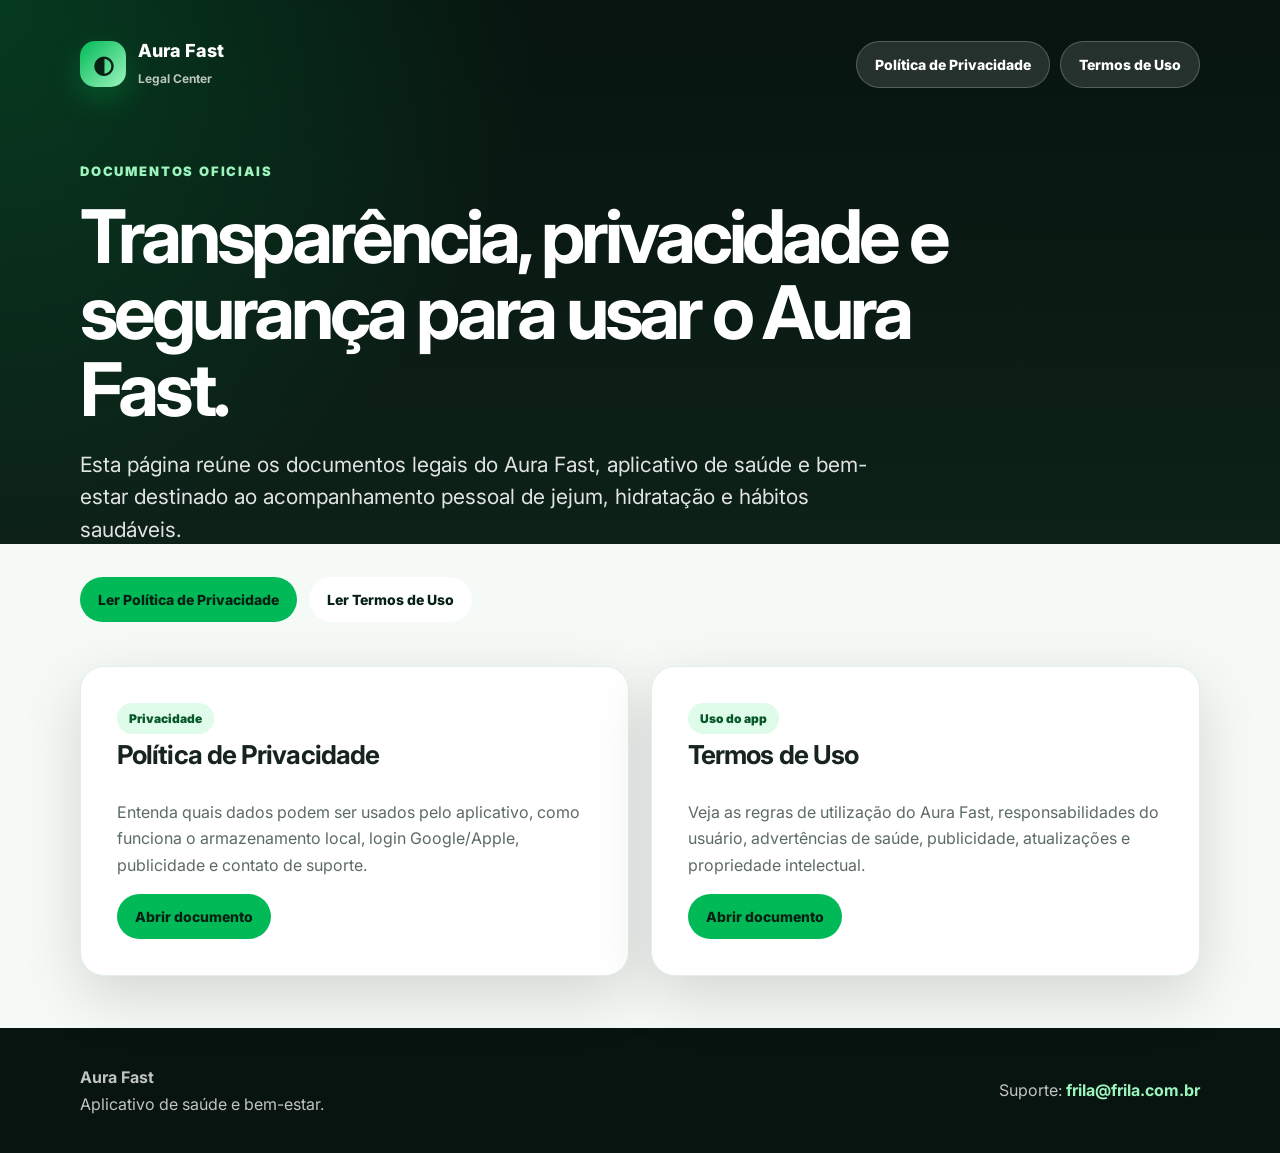
<file: index.html>
<!doctype html><html lang="pt-BR"><head><meta charset="utf-8"><meta name="viewport" content="width=device-width, initial-scale=1"><title>Aura Fast | Documentos Legais</title><meta name="description" content="Central de documentos legais do aplicativo Aura Fast."><link rel="preconnect" href="https://fonts.googleapis.com"><link rel="preconnect" href="https://fonts.gstatic.com" crossorigin><link href="https://fonts.googleapis.com/css2?family=Inter:wght@400;600;700;800;900&display=swap" rel="stylesheet"><link rel="stylesheet" href="styles.css"></head><body><header class="header"><div class="container"><nav class="navbar" aria-label="Navegação principal"><a class="brand" href="index.html" aria-label="Aura Fast - início"><span class="logo" aria-hidden="true">◐</span><span><span class="brand-title">Aura Fast</span><br><span class="brand-subtitle">Legal Center</span></span></a><div class="nav-actions"><a href="privacy-policy.html">Política de Privacidade</a><a href="terms-of-use.html">Termos de Uso</a></div></nav><section class="hero"><div class="eyebrow">Documentos oficiais</div><h1>Transparência, privacidade e segurança para usar o Aura Fast.</h1><p>Esta página reúne os documentos legais do Aura Fast, aplicativo de saúde e bem-estar destinado ao acompanhamento pessoal de jejum, hidratação e hábitos saudáveis.</p><div class="hero-actions"><a class="button primary" href="privacy-policy.html">Ler Política de Privacidade</a><a class="button secondary" href="terms-of-use.html">Ler Termos de Uso</a></div></section></div></header><main class="container"><section class="grid" aria-label="Documentos"><article class="card"><span class="badge">Privacidade</span><h2>Política de Privacidade</h2><p>Entenda quais dados podem ser usados pelo aplicativo, como funciona o armazenamento local, login Google/Apple, publicidade e contato de suporte.</p><a class="button primary" href="privacy-policy.html">Abrir documento</a></article><article class="card"><span class="badge">Uso do app</span><h2>Termos de Uso</h2><p>Veja as regras de utilização do Aura Fast, responsabilidades do usuário, advertências de saúde, publicidade, atualizações e propriedade intelectual.</p><a class="button primary" href="terms-of-use.html">Abrir documento</a></article></section></main><footer class="footer"><div class="container footer-inner"><div><strong>Aura Fast</strong><br>Aplicativo de saúde e bem-estar.</div><div>Suporte: <a href="mailto:frila@frila.com.br">frila@frila.com.br</a></div></div></footer></body></html>
</file>
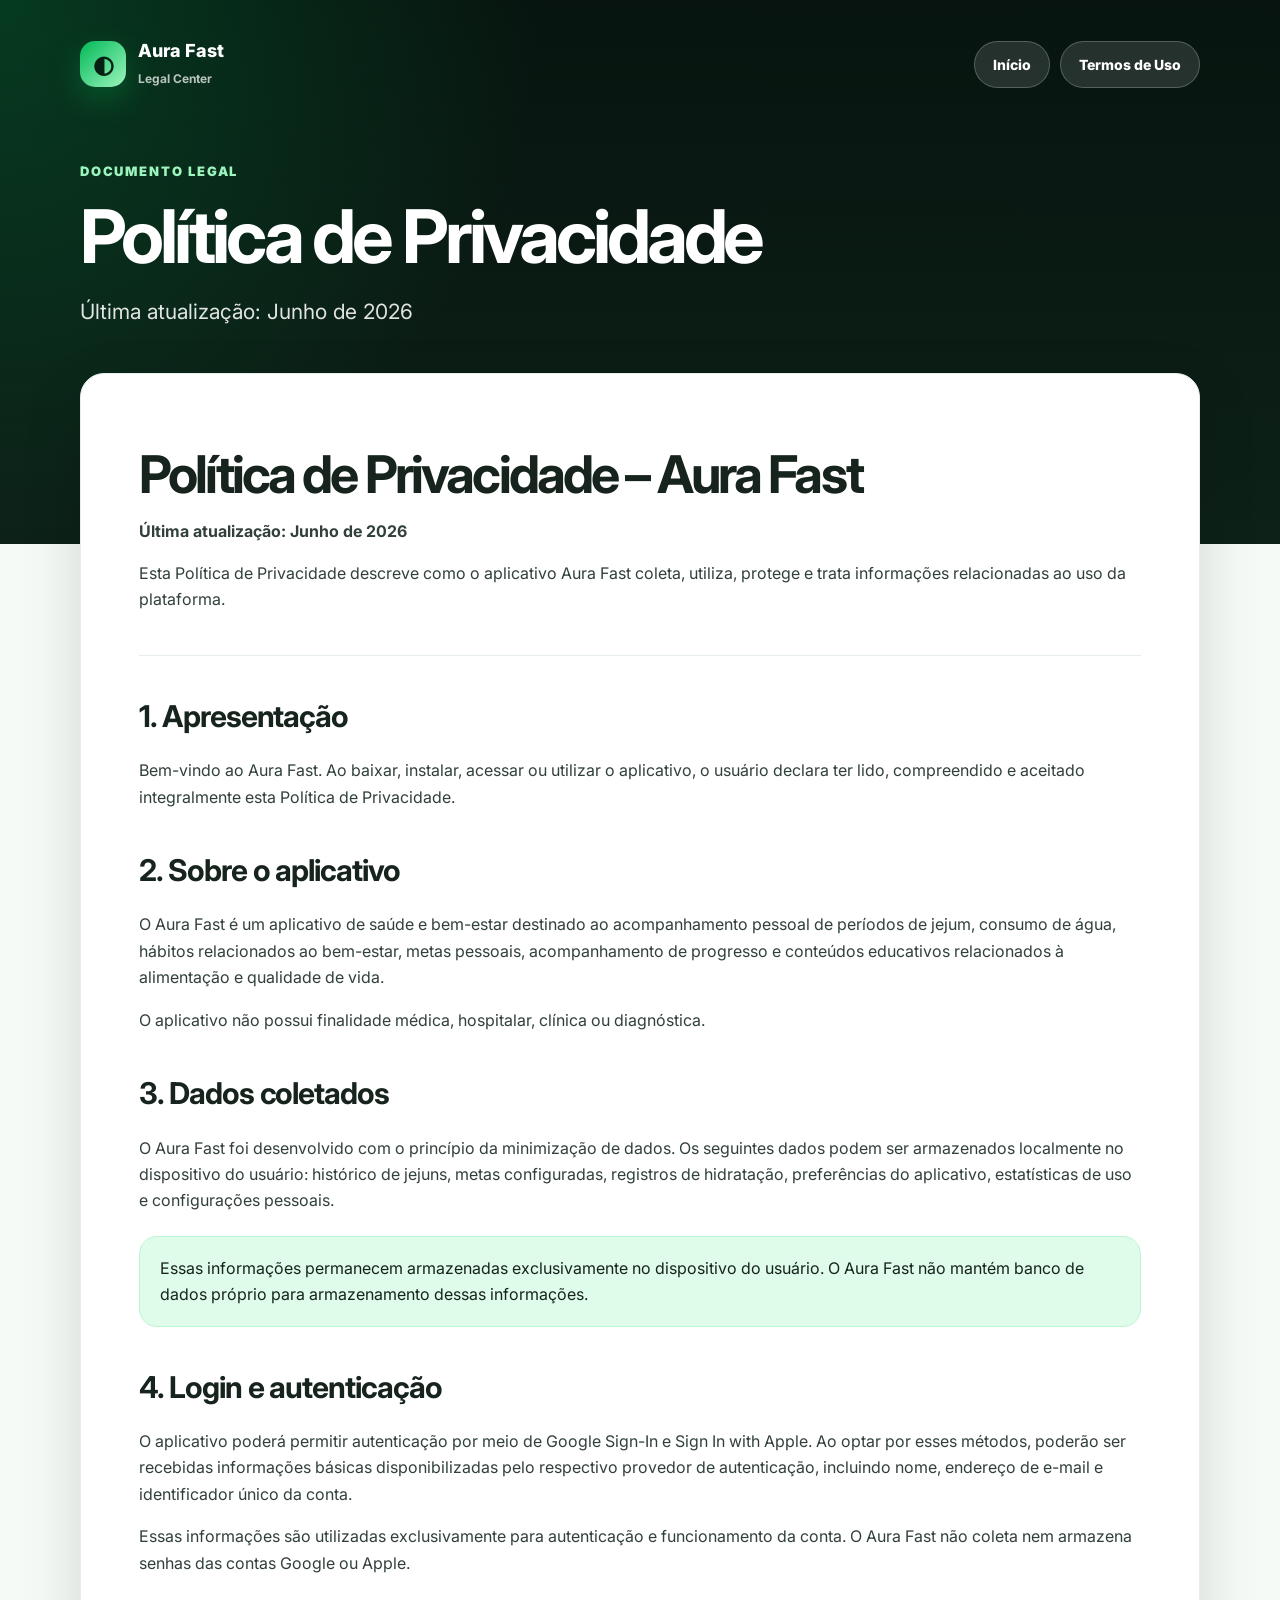
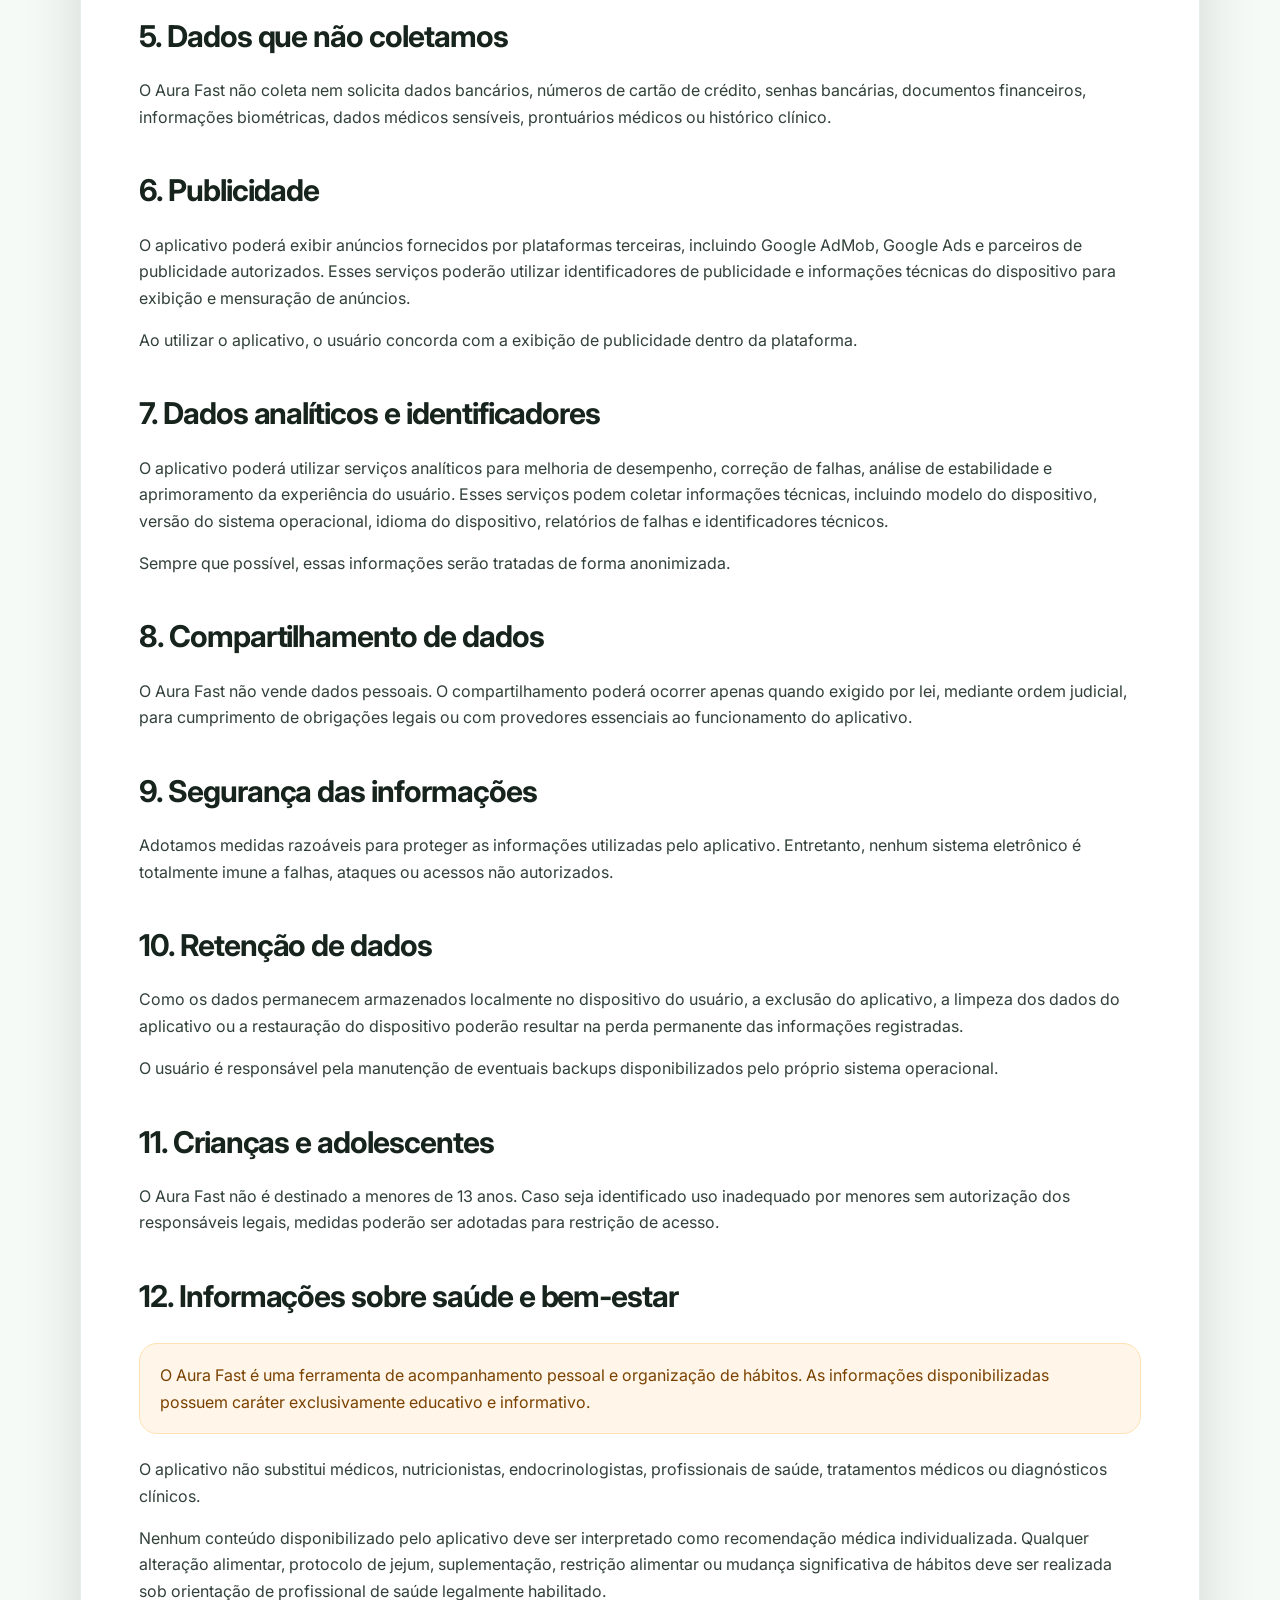
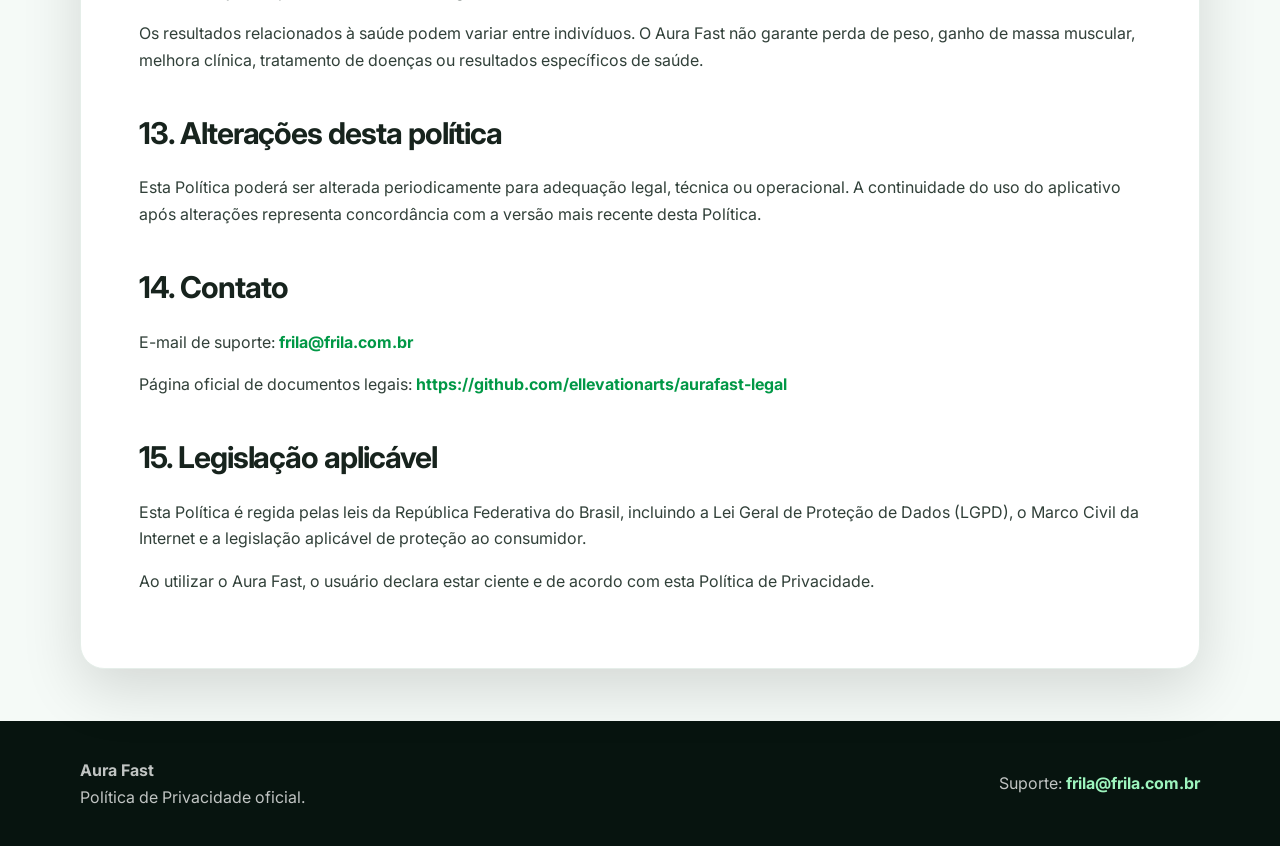
<file: privacy-policy.html>
<!doctype html><html lang="pt-BR"><head><meta charset="utf-8"><meta name="viewport" content="width=device-width, initial-scale=1"><title>Política de Privacidade | Aura Fast</title><meta name="description" content="Política de Privacidade oficial do aplicativo Aura Fast."><link rel="preconnect" href="https://fonts.googleapis.com"><link rel="preconnect" href="https://fonts.gstatic.com" crossorigin><link href="https://fonts.googleapis.com/css2?family=Inter:wght@400;600;700;800;900&display=swap" rel="stylesheet"><link rel="stylesheet" href="styles.css"></head><body><header class="header"><div class="container"><nav class="navbar" aria-label="Navegação principal"><a class="brand" href="index.html" aria-label="Aura Fast - início"><span class="logo" aria-hidden="true">◐</span><span><span class="brand-title">Aura Fast</span><br><span class="brand-subtitle">Legal Center</span></span></a><div class="nav-actions"><a href="index.html">Início</a><a href="terms-of-use.html">Termos de Uso</a></div></nav><section class="hero"><div class="eyebrow">Documento legal</div><h1>Política de Privacidade</h1><p>Última atualização: Junho de 2026</p></section></div></header><main class="container"><article class="doc"><div class="doc-header"><h1>Política de Privacidade – Aura Fast</h1><p class="meta">Última atualização: Junho de 2026</p><p>Esta Política de Privacidade descreve como o aplicativo Aura Fast coleta, utiliza, protege e trata informações relacionadas ao uso da plataforma.</p></div>
<h2>1. Apresentação</h2><p>Bem-vindo ao Aura Fast. Ao baixar, instalar, acessar ou utilizar o aplicativo, o usuário declara ter lido, compreendido e aceitado integralmente esta Política de Privacidade.</p>
<h2>2. Sobre o aplicativo</h2><p>O Aura Fast é um aplicativo de saúde e bem-estar destinado ao acompanhamento pessoal de períodos de jejum, consumo de água, hábitos relacionados ao bem-estar, metas pessoais, acompanhamento de progresso e conteúdos educativos relacionados à alimentação e qualidade de vida.</p><p>O aplicativo não possui finalidade médica, hospitalar, clínica ou diagnóstica.</p>
<h2>3. Dados coletados</h2><p>O Aura Fast foi desenvolvido com o princípio da minimização de dados. Os seguintes dados podem ser armazenados localmente no dispositivo do usuário: histórico de jejuns, metas configuradas, registros de hidratação, preferências do aplicativo, estatísticas de uso e configurações pessoais.</p><div class="info">Essas informações permanecem armazenadas exclusivamente no dispositivo do usuário. O Aura Fast não mantém banco de dados próprio para armazenamento dessas informações.</div>
<h2>4. Login e autenticação</h2><p>O aplicativo poderá permitir autenticação por meio de Google Sign-In e Sign In with Apple. Ao optar por esses métodos, poderão ser recebidas informações básicas disponibilizadas pelo respectivo provedor de autenticação, incluindo nome, endereço de e-mail e identificador único da conta.</p><p>Essas informações são utilizadas exclusivamente para autenticação e funcionamento da conta. O Aura Fast não coleta nem armazena senhas das contas Google ou Apple.</p>
<h2>5. Dados que não coletamos</h2><p>O Aura Fast não coleta nem solicita dados bancários, números de cartão de crédito, senhas bancárias, documentos financeiros, informações biométricas, dados médicos sensíveis, prontuários médicos ou histórico clínico.</p>
<h2>6. Publicidade</h2><p>O aplicativo poderá exibir anúncios fornecidos por plataformas terceiras, incluindo Google AdMob, Google Ads e parceiros de publicidade autorizados. Esses serviços poderão utilizar identificadores de publicidade e informações técnicas do dispositivo para exibição e mensuração de anúncios.</p><p>Ao utilizar o aplicativo, o usuário concorda com a exibição de publicidade dentro da plataforma.</p>
<h2>7. Dados analíticos e identificadores</h2><p>O aplicativo poderá utilizar serviços analíticos para melhoria de desempenho, correção de falhas, análise de estabilidade e aprimoramento da experiência do usuário. Esses serviços podem coletar informações técnicas, incluindo modelo do dispositivo, versão do sistema operacional, idioma do dispositivo, relatórios de falhas e identificadores técnicos.</p><p>Sempre que possível, essas informações serão tratadas de forma anonimizada.</p>
<h2>8. Compartilhamento de dados</h2><p>O Aura Fast não vende dados pessoais. O compartilhamento poderá ocorrer apenas quando exigido por lei, mediante ordem judicial, para cumprimento de obrigações legais ou com provedores essenciais ao funcionamento do aplicativo.</p>
<h2>9. Segurança das informações</h2><p>Adotamos medidas razoáveis para proteger as informações utilizadas pelo aplicativo. Entretanto, nenhum sistema eletrônico é totalmente imune a falhas, ataques ou acessos não autorizados.</p>
<h2>10. Retenção de dados</h2><p>Como os dados permanecem armazenados localmente no dispositivo do usuário, a exclusão do aplicativo, a limpeza dos dados do aplicativo ou a restauração do dispositivo poderão resultar na perda permanente das informações registradas.</p><p>O usuário é responsável pela manutenção de eventuais backups disponibilizados pelo próprio sistema operacional.</p>
<h2>11. Crianças e adolescentes</h2><p>O Aura Fast não é destinado a menores de 13 anos. Caso seja identificado uso inadequado por menores sem autorização dos responsáveis legais, medidas poderão ser adotadas para restrição de acesso.</p>
<h2>12. Informações sobre saúde e bem-estar</h2><div class="notice">O Aura Fast é uma ferramenta de acompanhamento pessoal e organização de hábitos. As informações disponibilizadas possuem caráter exclusivamente educativo e informativo.</div><p>O aplicativo não substitui médicos, nutricionistas, endocrinologistas, profissionais de saúde, tratamentos médicos ou diagnósticos clínicos.</p><p>Nenhum conteúdo disponibilizado pelo aplicativo deve ser interpretado como recomendação médica individualizada. Qualquer alteração alimentar, protocolo de jejum, suplementação, restrição alimentar ou mudança significativa de hábitos deve ser realizada sob orientação de profissional de saúde legalmente habilitado.</p><p>Os resultados relacionados à saúde podem variar entre indivíduos. O Aura Fast não garante perda de peso, ganho de massa muscular, melhora clínica, tratamento de doenças ou resultados específicos de saúde.</p>
<h2>13. Alterações desta política</h2><p>Esta Política poderá ser alterada periodicamente para adequação legal, técnica ou operacional. A continuidade do uso do aplicativo após alterações representa concordância com a versão mais recente desta Política.</p>
<h2>14. Contato</h2><p>E-mail de suporte: <a href="mailto:frila@frila.com.br">frila@frila.com.br</a></p><p>Página oficial de documentos legais: <a href="https://github.com/ellevationarts/aurafast-legal">https://github.com/ellevationarts/aurafast-legal</a></p>
<h2>15. Legislação aplicável</h2><p>Esta Política é regida pelas leis da República Federativa do Brasil, incluindo a Lei Geral de Proteção de Dados (LGPD), o Marco Civil da Internet e a legislação aplicável de proteção ao consumidor.</p><p>Ao utilizar o Aura Fast, o usuário declara estar ciente e de acordo com esta Política de Privacidade.</p></article></main><footer class="footer"><div class="container footer-inner"><div><strong>Aura Fast</strong><br>Política de Privacidade oficial.</div><div>Suporte: <a href="mailto:frila@frila.com.br">frila@frila.com.br</a></div></div></footer></body></html>
</file>
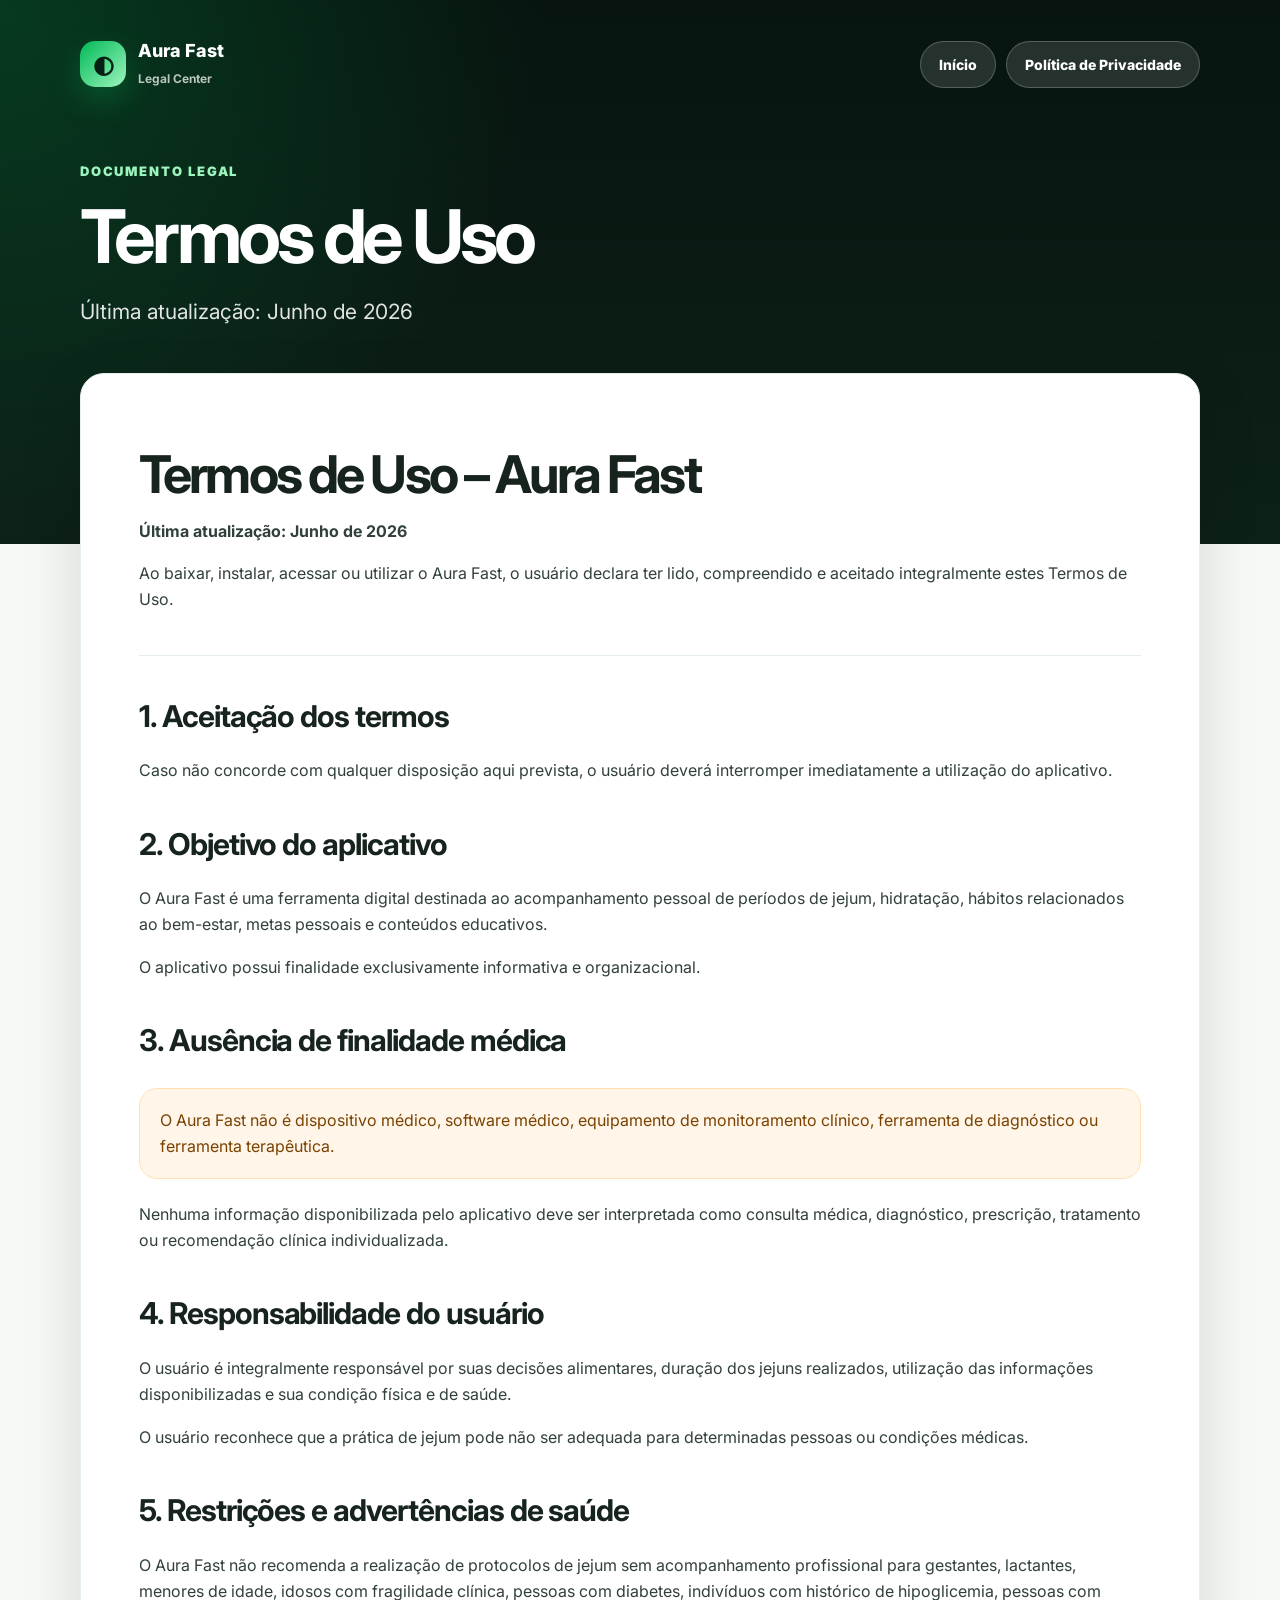
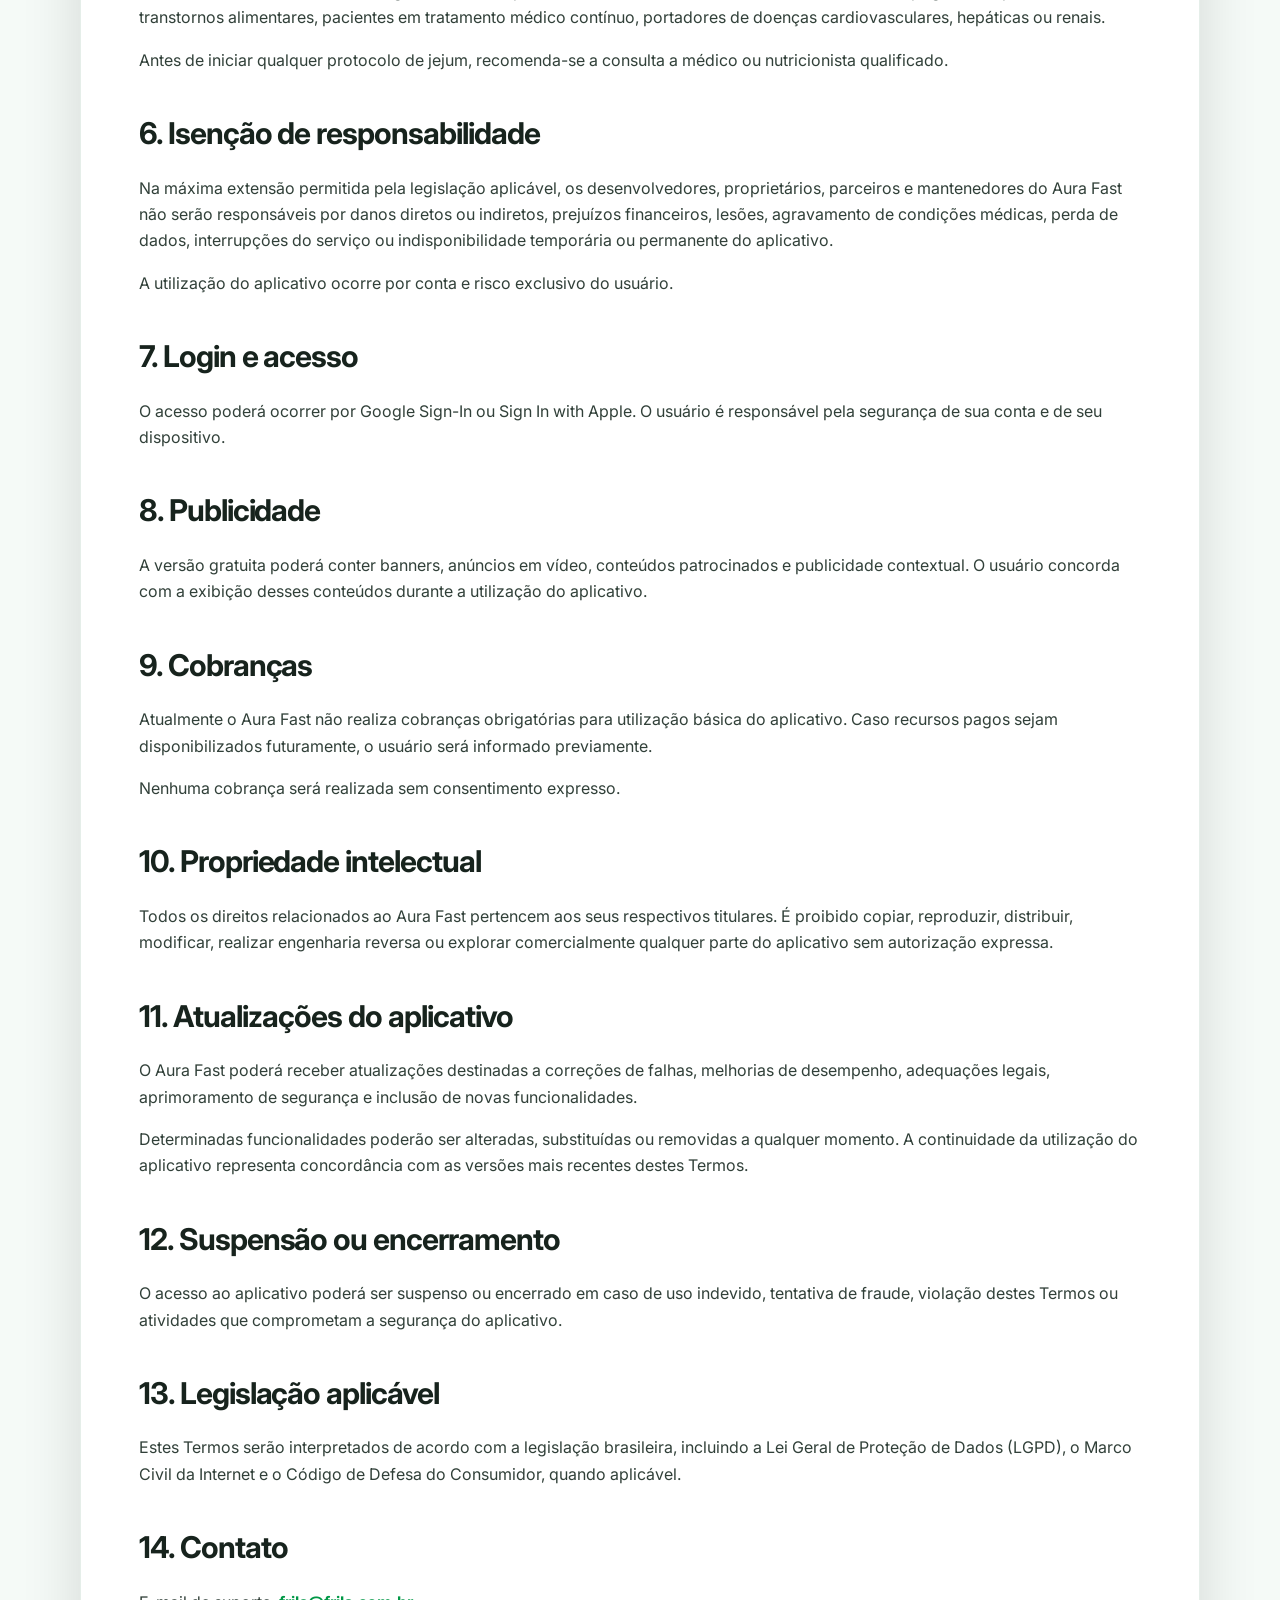
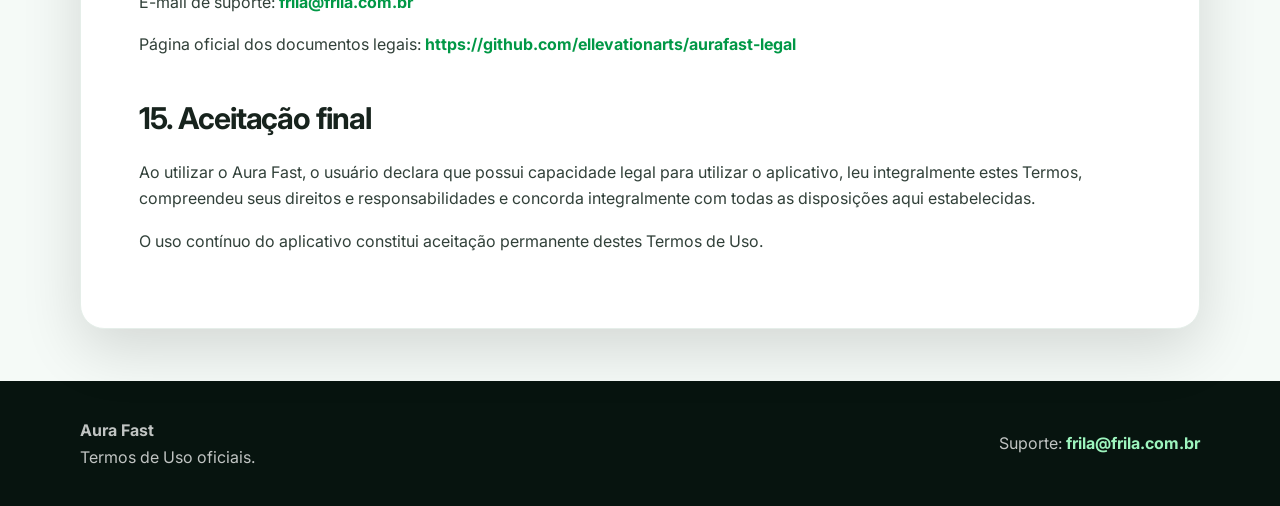
<file: terms-of-use.html>
<!doctype html><html lang="pt-BR"><head><meta charset="utf-8"><meta name="viewport" content="width=device-width, initial-scale=1"><title>Termos de Uso | Aura Fast</title><meta name="description" content="Termos de Uso oficiais do aplicativo Aura Fast."><link rel="preconnect" href="https://fonts.googleapis.com"><link rel="preconnect" href="https://fonts.gstatic.com" crossorigin><link href="https://fonts.googleapis.com/css2?family=Inter:wght@400;600;700;800;900&display=swap" rel="stylesheet"><link rel="stylesheet" href="styles.css"></head><body><header class="header"><div class="container"><nav class="navbar" aria-label="Navegação principal"><a class="brand" href="index.html" aria-label="Aura Fast - início"><span class="logo" aria-hidden="true">◐</span><span><span class="brand-title">Aura Fast</span><br><span class="brand-subtitle">Legal Center</span></span></a><div class="nav-actions"><a href="index.html">Início</a><a href="privacy-policy.html">Política de Privacidade</a></div></nav><section class="hero"><div class="eyebrow">Documento legal</div><h1>Termos de Uso</h1><p>Última atualização: Junho de 2026</p></section></div></header><main class="container"><article class="doc"><div class="doc-header"><h1>Termos de Uso – Aura Fast</h1><p class="meta">Última atualização: Junho de 2026</p><p>Ao baixar, instalar, acessar ou utilizar o Aura Fast, o usuário declara ter lido, compreendido e aceitado integralmente estes Termos de Uso.</p></div>
<h2>1. Aceitação dos termos</h2><p>Caso não concorde com qualquer disposição aqui prevista, o usuário deverá interromper imediatamente a utilização do aplicativo.</p>
<h2>2. Objetivo do aplicativo</h2><p>O Aura Fast é uma ferramenta digital destinada ao acompanhamento pessoal de períodos de jejum, hidratação, hábitos relacionados ao bem-estar, metas pessoais e conteúdos educativos.</p><p>O aplicativo possui finalidade exclusivamente informativa e organizacional.</p>
<h2>3. Ausência de finalidade médica</h2><div class="notice">O Aura Fast não é dispositivo médico, software médico, equipamento de monitoramento clínico, ferramenta de diagnóstico ou ferramenta terapêutica.</div><p>Nenhuma informação disponibilizada pelo aplicativo deve ser interpretada como consulta médica, diagnóstico, prescrição, tratamento ou recomendação clínica individualizada.</p>
<h2>4. Responsabilidade do usuário</h2><p>O usuário é integralmente responsável por suas decisões alimentares, duração dos jejuns realizados, utilização das informações disponibilizadas e sua condição física e de saúde.</p><p>O usuário reconhece que a prática de jejum pode não ser adequada para determinadas pessoas ou condições médicas.</p>
<h2>5. Restrições e advertências de saúde</h2><p>O Aura Fast não recomenda a realização de protocolos de jejum sem acompanhamento profissional para gestantes, lactantes, menores de idade, idosos com fragilidade clínica, pessoas com diabetes, indivíduos com histórico de hipoglicemia, pessoas com transtornos alimentares, pacientes em tratamento médico contínuo, portadores de doenças cardiovasculares, hepáticas ou renais.</p><p>Antes de iniciar qualquer protocolo de jejum, recomenda-se a consulta a médico ou nutricionista qualificado.</p>
<h2>6. Isenção de responsabilidade</h2><p>Na máxima extensão permitida pela legislação aplicável, os desenvolvedores, proprietários, parceiros e mantenedores do Aura Fast não serão responsáveis por danos diretos ou indiretos, prejuízos financeiros, lesões, agravamento de condições médicas, perda de dados, interrupções do serviço ou indisponibilidade temporária ou permanente do aplicativo.</p><p>A utilização do aplicativo ocorre por conta e risco exclusivo do usuário.</p>
<h2>7. Login e acesso</h2><p>O acesso poderá ocorrer por Google Sign-In ou Sign In with Apple. O usuário é responsável pela segurança de sua conta e de seu dispositivo.</p>
<h2>8. Publicidade</h2><p>A versão gratuita poderá conter banners, anúncios em vídeo, conteúdos patrocinados e publicidade contextual. O usuário concorda com a exibição desses conteúdos durante a utilização do aplicativo.</p>
<h2>9. Cobranças</h2><p>Atualmente o Aura Fast não realiza cobranças obrigatórias para utilização básica do aplicativo. Caso recursos pagos sejam disponibilizados futuramente, o usuário será informado previamente.</p><p>Nenhuma cobrança será realizada sem consentimento expresso.</p>
<h2>10. Propriedade intelectual</h2><p>Todos os direitos relacionados ao Aura Fast pertencem aos seus respectivos titulares. É proibido copiar, reproduzir, distribuir, modificar, realizar engenharia reversa ou explorar comercialmente qualquer parte do aplicativo sem autorização expressa.</p>
<h2>11. Atualizações do aplicativo</h2><p>O Aura Fast poderá receber atualizações destinadas a correções de falhas, melhorias de desempenho, adequações legais, aprimoramento de segurança e inclusão de novas funcionalidades.</p><p>Determinadas funcionalidades poderão ser alteradas, substituídas ou removidas a qualquer momento. A continuidade da utilização do aplicativo representa concordância com as versões mais recentes destes Termos.</p>
<h2>12. Suspensão ou encerramento</h2><p>O acesso ao aplicativo poderá ser suspenso ou encerrado em caso de uso indevido, tentativa de fraude, violação destes Termos ou atividades que comprometam a segurança do aplicativo.</p>
<h2>13. Legislação aplicável</h2><p>Estes Termos serão interpretados de acordo com a legislação brasileira, incluindo a Lei Geral de Proteção de Dados (LGPD), o Marco Civil da Internet e o Código de Defesa do Consumidor, quando aplicável.</p>
<h2>14. Contato</h2><p>E-mail de suporte: <a href="mailto:frila@frila.com.br">frila@frila.com.br</a></p><p>Página oficial dos documentos legais: <a href="https://github.com/ellevationarts/aurafast-legal">https://github.com/ellevationarts/aurafast-legal</a></p>
<h2>15. Aceitação final</h2><p>Ao utilizar o Aura Fast, o usuário declara que possui capacidade legal para utilizar o aplicativo, leu integralmente estes Termos, compreendeu seus direitos e responsabilidades e concorda integralmente com todas as disposições aqui estabelecidas.</p><p>O uso contínuo do aplicativo constitui aceitação permanente destes Termos de Uso.</p></article></main><footer class="footer"><div class="container footer-inner"><div><strong>Aura Fast</strong><br>Termos de Uso oficiais.</div><div>Suporte: <a href="mailto:frila@frila.com.br">frila@frila.com.br</a></div></div></footer></body></html>
</file>
<file: styles.css>
/* Aura Fast Legal Center */
:root{--bg:#07140f;--card:#fff;--text:#17231d;--muted:#5c6b63;--primary:#01b957;--primary-dark:#019846;--accent:#dffbea;--line:#e5eee9;--danger-soft:#fff5e8;--danger-text:#7a4200;--shadow:0 20px 60px rgba(0,0,0,.14);--radius:24px}*{box-sizing:border-box}html{scroll-behavior:smooth}body{margin:0;font-family:Inter,Arial,Helvetica,sans-serif;background:radial-gradient(circle at top left,rgba(1,185,87,.23),transparent 34rem),linear-gradient(180deg,#07140f 0%,#0d2118 34rem,#f5faf7 34rem,#f5faf7 100%);color:var(--text);line-height:1.65}a{color:var(--primary-dark);text-decoration:none;font-weight:700}a:hover{text-decoration:underline}.container{width:min(1120px,calc(100% - 32px));margin:0 auto}.header{padding:24px 0 64px;color:#fff;overflow:hidden}.navbar{display:flex;align-items:center;justify-content:space-between;gap:16px;padding:14px 0}.brand{display:flex;align-items:center;gap:12px;color:#fff}.logo{width:46px;height:46px;border-radius:15px;display:grid;place-items:center;background:linear-gradient(135deg,var(--primary),#9df5be);color:#062114;font-size:24px;box-shadow:0 12px 30px rgba(1,185,87,.28)}.brand-title{font-weight:800;font-size:18px;line-height:1.1}.brand-subtitle{font-size:12px;color:rgba(255,255,255,.72)}.nav-actions{display:flex;gap:10px;flex-wrap:wrap;justify-content:flex-end}.nav-actions a,.button{display:inline-flex;align-items:center;justify-content:center;border-radius:999px;padding:11px 18px;background:rgba(255,255,255,.12);color:#fff;border:1px solid rgba(255,255,255,.22);font-weight:800;font-size:14px;min-height:44px}.nav-actions a:hover,.button:hover{background:rgba(255,255,255,.18);text-decoration:none}.hero{padding:56px 0 24px;max-width:900px}.eyebrow{color:#9df5be;text-transform:uppercase;letter-spacing:.14em;font-weight:900;font-size:13px}h1{color:#fff;font-size:clamp(38px,6.2vw,74px);line-height:1.03;letter-spacing:-.055em;margin:16px 0 22px}.hero p{color:rgba(255,255,255,.88);font-size:clamp(17px,2vw,21px);max-width:820px;margin:0;line-height:1.55;background:transparent}.hero-actions{display:flex;gap:12px;flex-wrap:wrap;margin-top:30px;position:relative;z-index:3}.button.primary{background:var(--primary);color:#062114;border:0}.button.secondary{background:#fff;color:#062114;border:0}.button.secondary:hover{background:#eaf7ef}.grid{display:grid;grid-template-columns:repeat(2,minmax(0,1fr));gap:22px;margin-top:-44px;position:relative;z-index:2}.card{background:var(--card);border:1px solid var(--line);border-radius:var(--radius);box-shadow:var(--shadow);padding:clamp(22px,4vw,36px)}.card h2{margin-top:0;font-size:26px;letter-spacing:-.035em}.card p{color:var(--muted)}.doc{background:var(--card);border-radius:var(--radius);box-shadow:var(--shadow);border:1px solid var(--line);padding:clamp(22px,5vw,58px);margin:-44px auto 48px;position:relative;z-index:2}.doc-header{border-bottom:1px solid var(--line);padding-bottom:26px;margin-bottom:26px}.doc h1{color:var(--text);font-size:clamp(32px,5vw,52px);margin-bottom:12px}.doc h2{font-size:clamp(22px,3vw,30px);margin-top:36px;margin-bottom:12px;letter-spacing:-.035em}.doc p,.doc li{color:#314039}.doc ul{padding-left:22px}.notice{border-radius:18px;padding:18px 20px;background:var(--danger-soft);color:var(--danger-text);border:1px solid #ffe1b3;margin:22px 0}.info{border-radius:18px;padding:18px 20px;background:var(--accent);border:1px solid #bdf4d1;margin:22px 0}.meta{color:var(--muted);font-weight:700}.footer{margin-top:52px;padding:36px 0;color:rgba(255,255,255,.75);background:var(--bg)}.footer-inner{display:flex;justify-content:space-between;gap:20px;align-items:center;flex-wrap:wrap}.footer a{color:#9df5be}.badge{display:inline-flex;border-radius:999px;background:var(--accent);color:#07572b;padding:6px 12px;font-weight:900;font-size:12px}@media(max-width:780px){body{background:radial-gradient(circle at top left,rgba(1,185,87,.23),transparent 24rem),linear-gradient(180deg,#07140f 0%,#0d2118 38rem,#f5faf7 38rem,#f5faf7 100%)}.navbar{align-items:flex-start;flex-direction:column}.nav-actions{justify-content:flex-start}.grid{grid-template-columns:1fr}.hero{padding-top:34px;padding-bottom:44px}h1{font-size:clamp(34px,11vw,52px)}.hero p{font-size:17px;color:rgba(255,255,255,.92)}.hero-actions{flex-direction:column;align-items:stretch}.button{width:100%}.doc{margin-top:-30px}}
</file>
